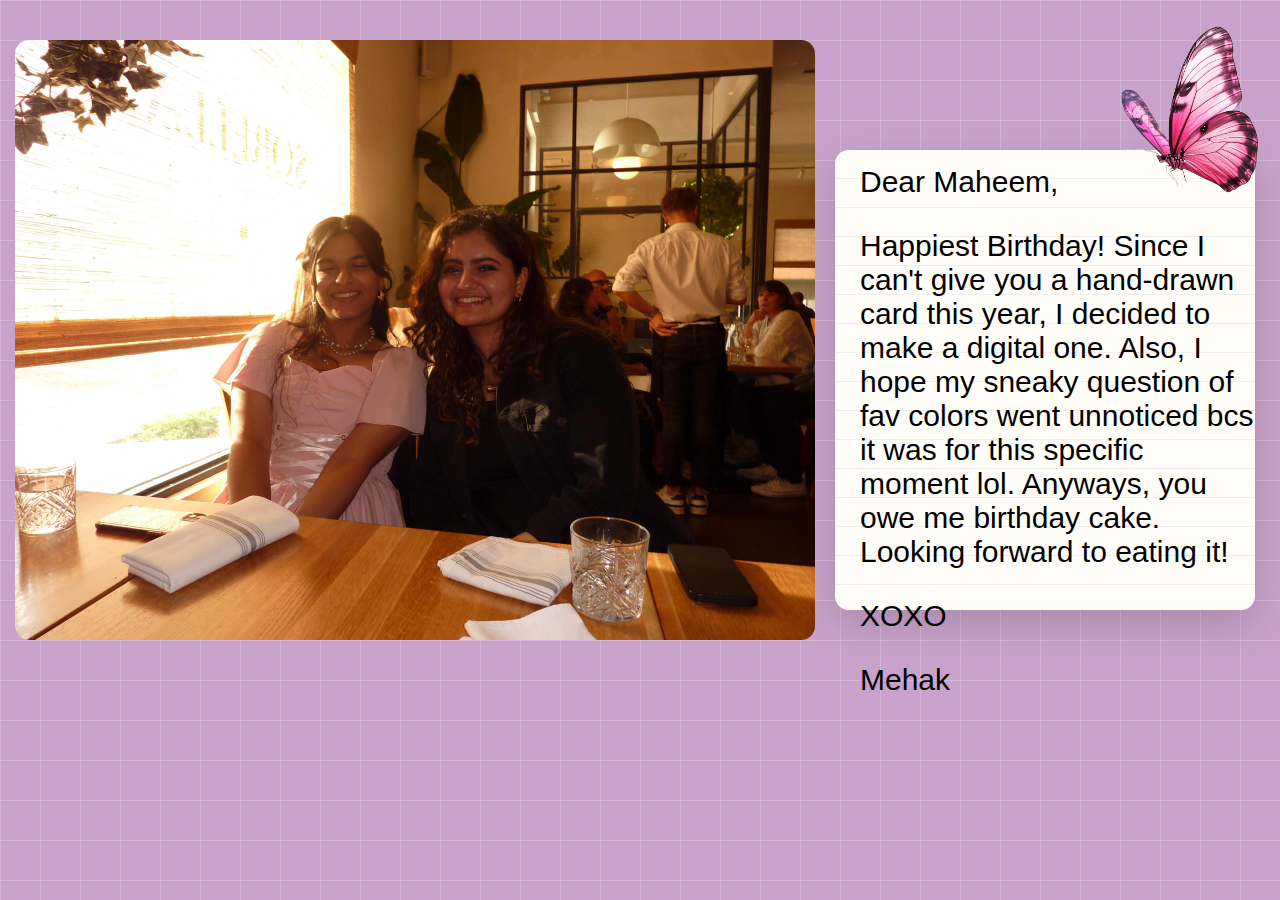
<file: img.html>
<!DOCTYPE html>
<html lang="en">
<head>
    <meta charset="UTF-8">
    <meta name="viewport" content="width=device-width, initial-scale=1.0">
    <title>Love Yaaaaaa</title>
    <link rel="stylesheet" href="style.css">
</head>
<body>
    <div class="mainimg">
        <div class="img-wrap">
            <img src="images/7120498b-c3dd-4ed3-aa7d-c9381c32c0c9.JPG">
        </div>
        <div class="notebook">
            <div class="holes"></div>
            <div class="letter">
                <p>Dear Maheem,</p>
                <p>Happiest Birthday! 
                    Since I can't give you a hand-drawn card this year, 
                    I decided to make a digital one. 
                    Also, I hope my sneaky question of fav colors went unnoticed bcs it was for this specific moment lol.
                    Anyways, you owe me birthday cake.
                    Looking forward to eating it!
                </p>
                <p>XOXO</p>
                <p>Mehak</p>
            </div>
        </div>
    </div>
    <div class="submodel"><img src="images/btterfly_raw .png"></div>
</body>
</html>
</file>
<file: style.css>
@import url('https://fonts.cdnfonts.com/css/thatcher');
@import url('https://fonts.cdnfonts.com/css/paperkind');

body{
    margin: 0;
    padding: 0;
    background-color: #C8A2CA;
    background-image:
        linear-gradient(to right, rgba(255,255,255,0.2) 1px, transparent 1px),
        linear-gradient(to bottom, rgba(255,255,255,0.2) 1px, transparent 1px);
    background-size: 40px 40px;
    /*overflow: hidden;*/
}

.banner{
    width: 100%;
    height: 100vh;
    text-align: center;
    overflow: hidden;
    position: relative;  
}

.banner .slider{
    position: absolute;
    width: 150px;
    height: 200px;
    top: 10%;
    left: calc(50% - 100px);
    transform-style: preserve-3d;
    transform: perspective(1000px);
    animation: autoRun 35s linear infinite;
    z-index: 1;
}

@keyframes autoRun{
    from{
        transform: perspective(1000px) rotateX(-18deg) rotateY(0deg);
    }to{
        transform: perspective(1000px) rotateX(-18deg) rotateY(360deg);
    }
}

.banner .slider .item{
    position: absolute;
    inset: 0 0 0 0;
    transform: 
        rotateY(calc((var(--position) - 1) * (360deg / var(--quantity))))
        translateZ(410px);
}

.banner .slider .item img{
    width: 100%;
    height: 100%;
    object-fit: cover;
    border-radius: 20px;
}

.banner .slider:hover{
    animation-play-state: paused;
}

/*.content {
  position: absolute;
  top: 80%;
  left: 5%;
  width: 95%;
  text-align: left;
  z-index: 10;
  display: flex;
  flex-wrap: wrap;
}*/

.banner .content h1 {
    font-family: 'Thatcher', sans-serif;
    font-size: 8vw;           /* responsive font size */
    line-height: 1em;
    position: absolute;
    top: 70%;                 /* distance from top of banner */
    left: 5%;                 /* distance from left edge */
    width: 90%;               /* avoid horizontal overflow */
    text-align: left;         /* left-aligned text */
    color: white;             /* visible on your banner */
    z-index: 10;
}

.banner .content h3{
    font-family: 'Thatcher', sans-serif;
    font-size: 4vw;           /* responsive font size */
    line-height: 1em;
    position: absolute;
    top: 75%;                 /* distance from top of banner */
    right: 5%;                 /* distance from left edge */
    width: 90%;               /* avoid horizontal overflow */
    text-align: right;         /* left-aligned text */
    color: white;             /* visible on your banner */
    z-index: 10;
}

.banner .content h4{
    font-family: 'Thatcher', sans-serif;
    font-size: 4vw;           /* responsive font size */
    line-height: 1em;
    position: absolute;
    top: 80%;                 /* distance from top of banner */
    right: 5%;                 /* distance from left edge */
    width: 90%;               /* avoid horizontal overflow */
    text-align: right;         /* left-aligned text */
    color: white;             /* visible on your banner */
    z-index: 10;
}

.banner .content .model{
    background-image: url(images/lilac_raw.png);
    width: 100%;
    height: 75vh;
    position: absolute;
    bottom: 30px;
    left: -150px;
    background-size: auto 130%;
    background-repeat: no-repeat;
    background-position: top center;

    transform: 
        rotate(45deg);
        /* translateX(-50%) 
        translateY(150px); */
    transform-origin: center bottom;
    z-index: 0;
}

.submodel {
    position: absolute; /* position relative to nearest positioned ancestor */
    top: 20px;             /* align to top */
    right: 15px;           /* align to right */
    width: 150px;       /* adjust size as needed */
    height: auto;       /* keep aspect ratio */
    z-index: 10;        /* above background but below heading if needed */
}

.submodel img {
    width: 100%;
    height: auto;
    display: block; /* removes extra spacing under image */
}

.slider .item .hover-text {
    position: absolute;
    bottom: 10px;      /* bottom-right corner */
    right: 10px;
    color: white;

    background: rgba(255, 255, 255, 0.15); /* translucent */
    backdrop-filter: blur(10px);
    -webkit-backdrop-filter: blur(10px);

    font-family:'Paperkind', sans-serif;
    font-size: 1rem;   /* adjust as needed */
    padding: 0.3em 0.5em;
    border-radius: 5px;
    opacity: 0;
    pointer-events: none;
    transition: opacity 0.3s ease;
}

/* Show text when hovering the slider */
.slider:hover .item .hover-text {
    opacity: 1;
}

.mainimg {
    display: flex;
    justify-content: center;
    align-items: flex-start;
    gap: 20px;
    /* padding: 40px; */
}

.mainimg img {
    width: 80vw;
    max-width: 800px;
    height: auto;
    margin-top: 40px;
    margin-left: 0px; /* move left */
    border-radius: 14px;
}

.img-wrap {
    border-radius: 14px;
    overflow: visible;
}


/* =========================
   NOTEBOOK PAGE
   ========================= */

.notebook {
    width: 420px;
    height: 460px;
    max-width: 45vw;

    display: flex;
    justify-content: center;

    margin-top: 150px;
    margin-right: 10px;

    background-color: #fffdf8;
    position: relative;
    border-radius: 14px;

    /* Horizontal notebook lines */
    background-image:
        repeating-linear-gradient(
            to bottom,
            transparent 0px,
            transparent 28px,
            rgba(180, 180, 180, 0.4) 29px
        );

    box-shadow: 0 15px 40px rgba(0,0,0,0.15);
}

/* Red margin line */
/*.notebook::before {
    content: "";
    position: absolute;
    left: 42px;
    top: 0;
    width: 2px;
    height: 100%;
    background: rgba(255, 100, 100, 0.4);
}*/

/* Binder holes */
/* .notebook .holes {
    position: absolute;
    left: 10px;
    top: 40px;
    width: 20px;
    height: calc(100% - 80px);

    background:
        radial-gradient(circle, #bbb 4px, transparent 5px);
    background-size: 20px 70px;
} */

.notebook .letter{
    font-family: 'Thatcher', sans-serif;
    font-size: 30px;
    margin-left: 25px;
    margin-top: -15px;
}

.banner .content .squiggle{
    text-align: left;
}

.banner .content .squiggle img{
    width: 100px;
}

.banner .content .squiggle2{
    text-align: right;
    
}

.banner .content .squiggle2 img{
    width: 150px;
    position: relative;
    top: -100px;
}
</file>
